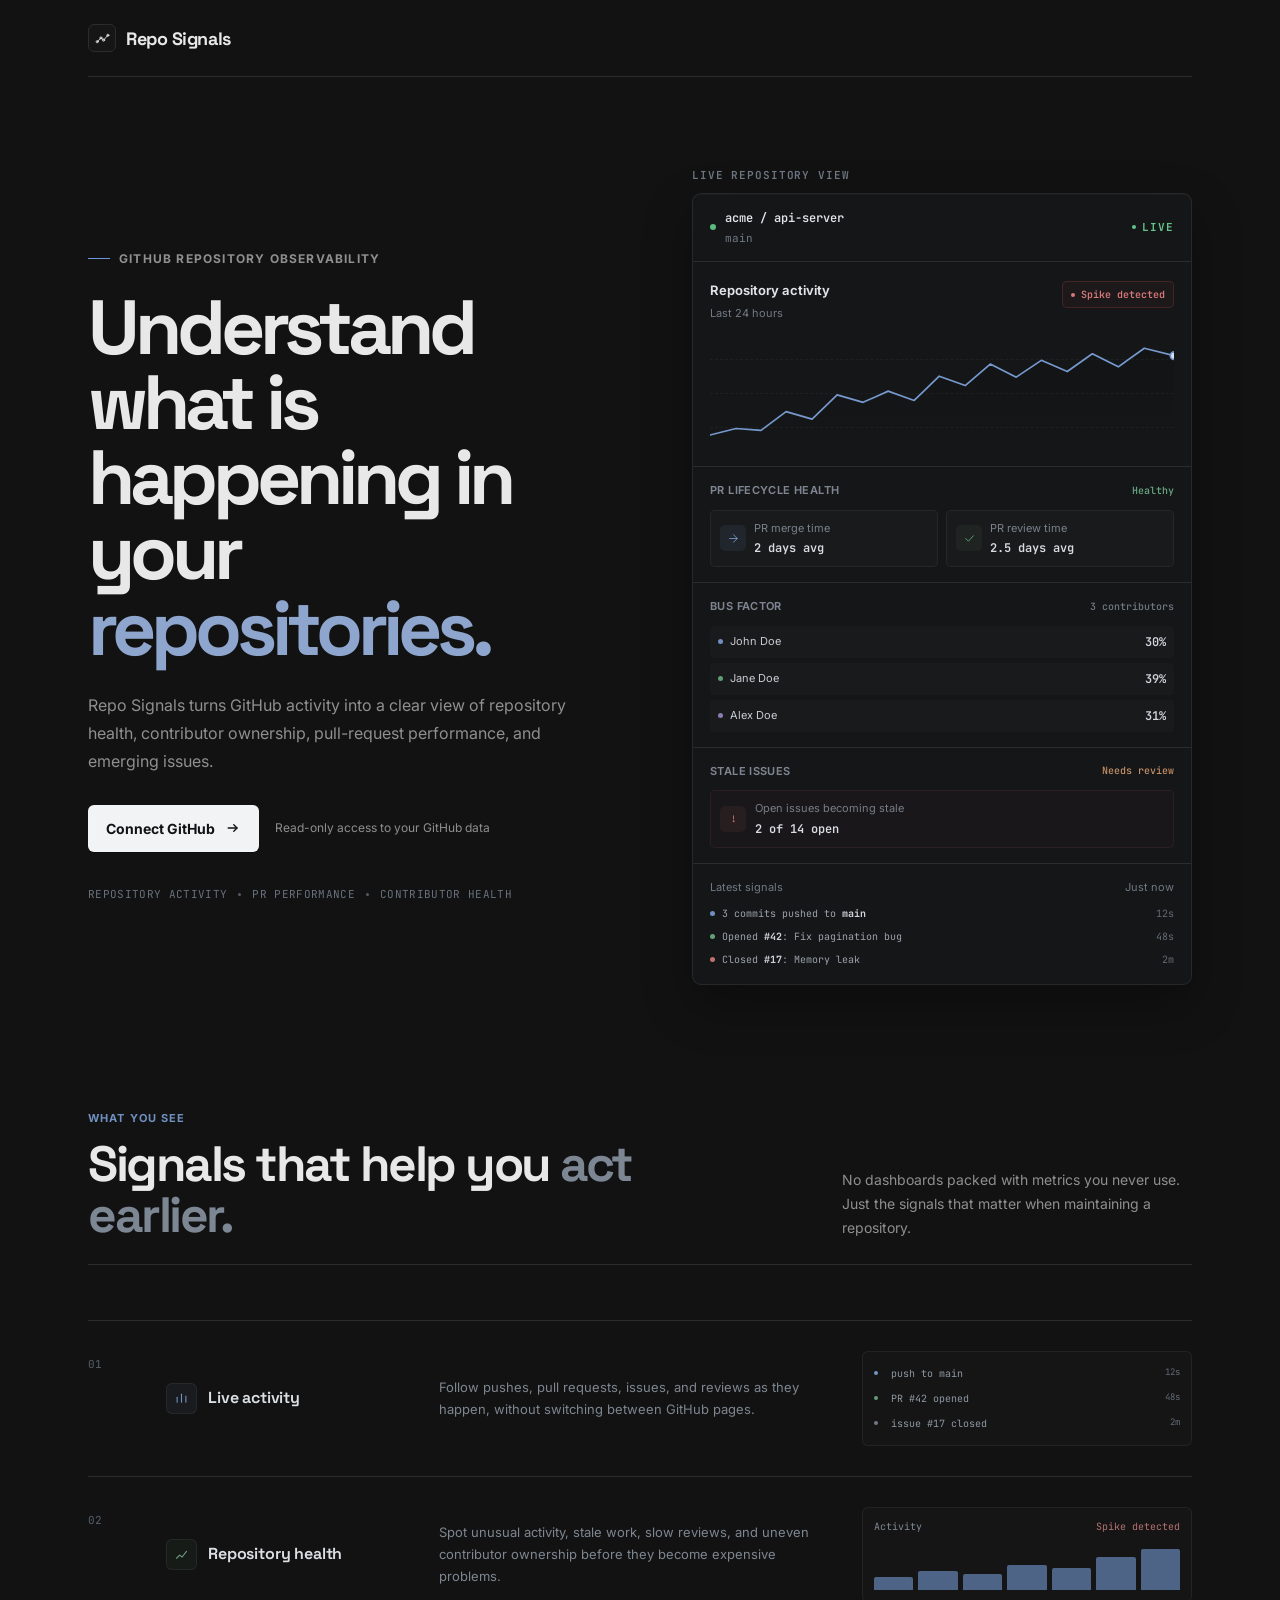
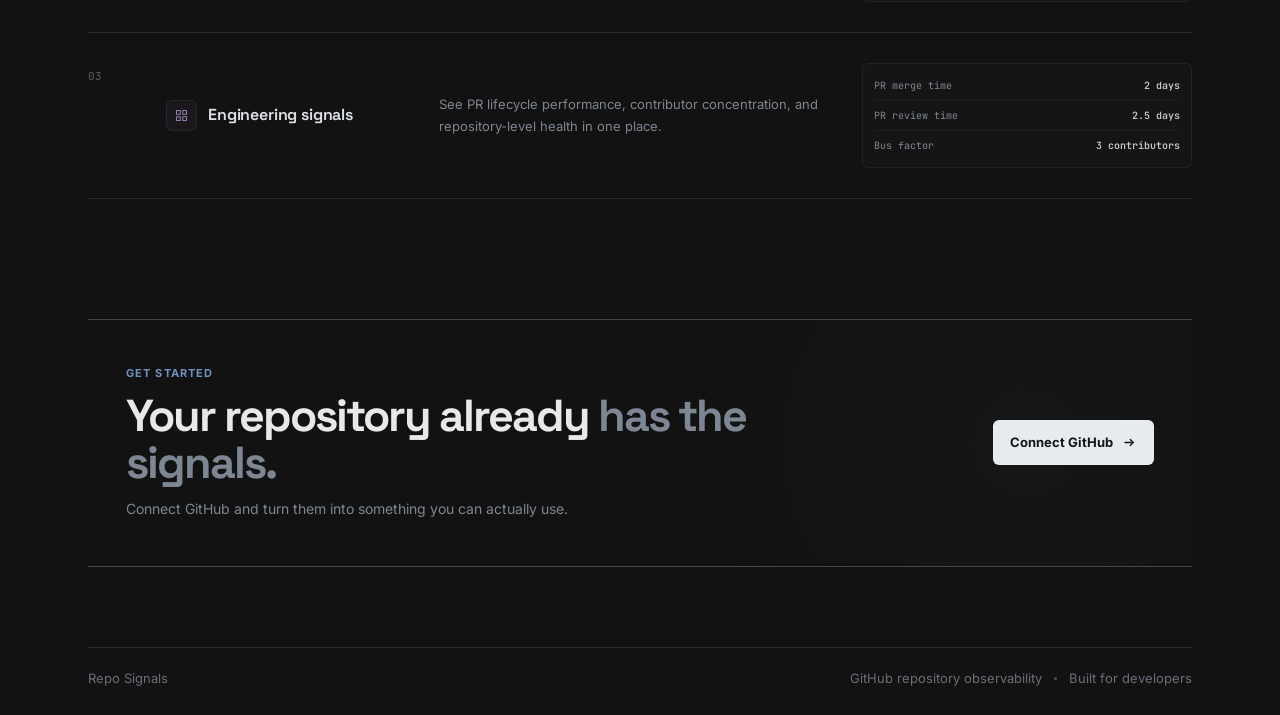
<file: frontend/index.html>
<!DOCTYPE html>
<html lang="en">

<head>

	<meta charset="UTF-8">

	<meta
		name="viewport"
		content="width=device-width, initial-scale=1.0"
	>

	<title>Repo Signals</title>

	<link
		rel="stylesheet"
		href="common.css"
	>

	<link
		rel="stylesheet"
		href="index.css"
	>

</head>


<body>

	<div id="landing-container">


		<!-- =====================================================
		     HEADER
		     ===================================================== -->

		<header class="landing-header">

			<a
				class="landing-brand"
				href="./index.html"
				aria-label="Repo Signals home"
			>

				<span
					class="brand-mark"
					aria-hidden="true"
				>

					<svg viewBox="0 0 32 32">

						<path d="M6 22L13 15L18 19L26 10"></path>

						<circle
							cx="6"
							cy="22"
							r="2"
						></circle>

						<circle
							cx="13"
							cy="15"
							r="2"
						></circle>

						<circle
							cx="18"
							cy="19"
							r="2"
						></circle>

						<circle
							cx="26"
							cy="10"
							r="2"
						></circle>

					</svg>

				</span>

				<span class="landing-wordmark">
					Repo Signals
				</span>

			</a>

		</header>



		<main>


			<!-- =====================================================
			     HERO
			     ===================================================== -->

			<section class="hero">


				<div class="hero-content">


					<div class="hero-eyebrow">

						<span class="eyebrow-line"></span>

						GITHUB REPOSITORY OBSERVABILITY

					</div>


					<h1 class="hero-headline">

						Understand what is
						happening in your

						<span>
							repositories.
						</span>

					</h1>


					<p class="hero-subhead">

						Repo Signals turns GitHub activity into a clear view
						of repository health, contributor ownership,
						pull-request performance, and emerging issues.

					</p>


					<div class="hero-actions">

						<a
							href="./login.html"
							id="get-started-button"
						>

							<span>
								Connect GitHub
							</span>

							<svg
								class="button-arrow"
								viewBox="0 0 20 20"
								aria-hidden="true"
							>

								<path d="M4 10H15"></path>

								<path d="M11 6L15 10L11 14"></path>

							</svg>

						</a>


						<span class="hero-note">
							Read-only access to your GitHub data
						</span>

					</div>


					<div class="hero-meta">

						<span>
							Repository activity
						</span>

						<span class="meta-divider"></span>

						<span>
							PR performance
						</span>

						<span class="meta-divider"></span>

						<span>
							Contributor health
						</span>

					</div>


				</div>



				<!-- =================================================
				     PRODUCT PREVIEW
				     ================================================= -->

				<div class="hero-preview-wrap">


					<div class="preview-label">
						LIVE REPOSITORY VIEW
					</div>


					<div class="hero-preview card">


						<!-- Repository header -->

						<div class="preview-topbar">

							<div class="preview-repo">

								<span class="repo-status-dot"></span>

								<div>

									<span class="preview-repo-name">
										acme / api-server
									</span>

									<span class="preview-branch">
										main
									</span>

								</div>

							</div>


							<span class="preview-live-label">

								<span class="preview-live-dot"></span>

								LIVE

							</span>

						</div>



						<!-- Repository activity -->

						<div class="preview-chart">

							<div class="preview-chart-header">

								<div>

									<span class="chart-title">
										Repository activity
									</span>

									<span class="chart-subtitle">
										Last 24 hours
									</span>

								</div>


								<span class="chart-alert">

									<span class="chart-alert-dot"></span>

									Spike detected

								</span>

							</div>


							<div class="activity-chart">

								<div class="chart-grid-line"></div>
								<div class="chart-grid-line"></div>
								<div class="chart-grid-line"></div>


								<svg
									viewBox="0 0 500 120"
									preserveAspectRatio="none"
									aria-hidden="true"
								>

									<defs>

										<linearGradient
											id="activity-fill"
											x1="0"
											y1="0"
											x2="0"
											y2="1"
										>

											<stop
												offset="0%"
												stop-opacity="0.12"
											></stop>

											<stop
												offset="100%"
												stop-opacity="0"
											></stop>

										</linearGradient>

									</defs>


									<path
										class="chart-area"
										d="M0,105 L28,98 L55,100 L82,80 L110,88 L137,62 L165,70 L192,58 L220,68 L247,42 L275,52 L302,29 L330,43 L357,25 L385,37 L412,18 L440,32 L468,12 L500,20 L500,120 L0,120 Z"
									></path>


									<path
										class="chart-line"
										d="M0,105 L28,98 L55,100 L82,80 L110,88 L137,62 L165,70 L192,58 L220,68 L247,42 L275,52 L302,29 L330,43 L357,25 L385,37 L412,18 L440,32 L468,12 L500,20"
									></path>


									<circle
										class="chart-endpoint"
										cx="500"
										cy="20"
										r="4"
									></circle>

								</svg>

							</div>

						</div>



						<!-- PR lifecycle -->

						<div class="preview-section">

							<div class="preview-section-header">

								<span>
									PR lifecycle health
								</span>

								<span class="section-status status-good">
									Healthy
								</span>

							</div>


							<div class="lifecycle-grid">


								<div class="lifecycle-item">

									<div class="metric-icon blue-icon">

										<svg viewBox="0 0 24 24">

											<path d="M5 12H19"></path>

											<path
												d="M12 5L19 12L12 19"
											></path>

										</svg>

									</div>


									<div class="metric-copy">

										<span>
											PR merge time
										</span>

										<strong>
											2 days avg
										</strong>

									</div>

								</div>


								<div class="lifecycle-item">

									<div class="metric-icon green-icon">

										<svg viewBox="0 0 24 24">

											<path d="M5 12L10 17L19 7"></path>

										</svg>

									</div>


									<div class="metric-copy">

										<span>
											PR review time
										</span>

										<strong>
											2.5 days avg
										</strong>

									</div>

								</div>


							</div>

						</div>



						<!-- Bus factor -->

						<div class="preview-section">

							<div class="preview-section-header">

								<span>
									Bus factor
								</span>

								<span class="section-status">
									3 contributors
								</span>

							</div>


							<div class="ownership-list">


								<div class="ownership-row">

									<div class="ownership-person">

										<span class="person-dot dot-blue"></span>

										<span>
											John Doe
										</span>

									</div>

									<span class="ownership-value">
										30%
									</span>

								</div>


								<div class="ownership-row">

									<div class="ownership-person">

										<span class="person-dot dot-green"></span>

										<span>
											Jane Doe
										</span>

									</div>

									<span class="ownership-value">
										39%
									</span>

								</div>


								<div class="ownership-row">

									<div class="ownership-person">

										<span class="person-dot dot-purple"></span>

										<span>
											Alex Doe
										</span>

									</div>

									<span class="ownership-value">
										31%
									</span>

								</div>


							</div>

						</div>



						<!-- Stale issues -->

						<div class="preview-section stale-section">

							<div class="preview-section-header">

								<span>
									Stale issues
								</span>

								<span class="section-status status-warning">
									Needs review
								</span>

							</div>


							<div class="stale-issue-row">

								<div class="metric-icon red-icon">

									<svg viewBox="0 0 24 24">

										<path d="M12 7V13"></path>

										<circle
											cx="12"
											cy="17"
											r="1"
										></circle>

									</svg>

								</div>


								<div class="metric-copy">

									<span>
										Open issues becoming stale
									</span>

									<strong>
										2 of 14 open
									</strong>

								</div>

							</div>

						</div>



						<!-- Latest signals -->

						<div class="preview-feed">

							<div class="preview-feed-header">

								<span>
									Latest signals
								</span>

								<span>
									Just now
								</span>

							</div>


							<div class="preview-feed-line">

								<span
									class="preview-signal-dot signal-blue"
								></span>

								<span class="feed-message">

									3 commits pushed to
									<strong>main</strong>

								</span>

								<span class="feed-time">
									12s
								</span>

							</div>


							<div class="preview-feed-line">

								<span
									class="preview-signal-dot signal-green"
								></span>

								<span class="feed-message">

									Opened
									<strong>#42</strong>:
									Fix pagination bug

								</span>

								<span class="feed-time">
									48s
								</span>

							</div>


							<div class="preview-feed-line">

								<span
									class="preview-signal-dot signal-red"
								></span>

								<span class="feed-message">

									Closed
									<strong>#17</strong>:
									Memory leak

								</span>

								<span class="feed-time">
									2m
								</span>

							</div>

						</div>


					</div>


				</div>

			</section>



			<!-- =====================================================
			     PRODUCT FEATURES
			     ===================================================== -->

			<section class="feature-section">


				<div class="section-intro">

					<div>

						<span class="section-eyebrow">
							WHAT YOU SEE
						</span>

						<h2>
							Signals that help you
							<span>act earlier.</span>
						</h2>

					</div>


					<p>

						No dashboards packed with metrics you never use.
						Just the signals that matter when maintaining
						a repository.

					</p>

				</div>



				<div class="feature-list">


					<!-- Feature 01 -->

					<article class="feature-row">

						<div class="feature-number">
							01
						</div>


						<div class="feature-title">

							<div class="feature-icon feature-blue">

								<svg viewBox="0 0 24 24">

									<path d="M5 18V10"></path>
									<path d="M12 18V5"></path>
									<path d="M19 18V8"></path>

								</svg>

							</div>

							<h3>
								Live activity
							</h3>

						</div>


						<p class="feature-description">

							Follow pushes, pull requests, issues, and reviews
							as they happen, without switching between GitHub
							pages.

						</p>


						<div class="feature-demo activity-demo">

							<div class="demo-line">
								<span class="demo-dot blue-demo-dot"></span>
								<span>push to main</span>
								<small>12s</small>
							</div>

							<div class="demo-line">
								<span class="demo-dot green-demo-dot"></span>
								<span>PR #42 opened</span>
								<small>48s</small>
							</div>

							<div class="demo-line">
								<span class="demo-dot gray-demo-dot"></span>
								<span>issue #17 closed</span>
								<small>2m</small>
							</div>

						</div>

					</article>



					<!-- Feature 02 -->

					<article class="feature-row">

						<div class="feature-number">
							02
						</div>


						<div class="feature-title">

							<div class="feature-icon feature-green">

								<svg viewBox="0 0 24 24">

									<path
										d="M4 18L9 13L13 16L20 7"
									></path>

								</svg>

							</div>

							<h3>
								Repository health
							</h3>

						</div>


						<p class="feature-description">

							Spot unusual activity, stale work, slow reviews,
							and uneven contributor ownership before they
							become expensive problems.

						</p>


						<div class="feature-demo health-demo">

							<div class="health-demo-header">

								<span>
									Activity
								</span>

								<span class="health-demo-alert">
									Spike detected
								</span>

							</div>


							<div class="health-bars">

								<span style="height: 28%"></span>
								<span style="height: 42%"></span>
								<span style="height: 35%"></span>
								<span style="height: 54%"></span>
								<span style="height: 48%"></span>
								<span style="height: 72%"></span>
								<span style="height: 91%"></span>

							</div>

						</div>

					</article>



					<!-- Feature 03 -->

					<article class="feature-row">

						<div class="feature-number">
							03
						</div>


						<div class="feature-title">

							<div class="feature-icon feature-purple">

								<svg viewBox="0 0 24 24">

									<rect
										x="4"
										y="4"
										width="6"
										height="6"
									></rect>

									<rect
										x="14"
										y="4"
										width="6"
										height="6"
									></rect>

									<rect
										x="4"
										y="14"
										width="6"
										height="6"
									></rect>

									<rect
										x="14"
										y="14"
										width="6"
										height="6"
									></rect>

								</svg>

							</div>

							<h3>
								Engineering signals
							</h3>

						</div>


						<p class="feature-description">

							See PR lifecycle performance, contributor
							concentration, and repository-level health
							in one place.

						</p>


						<div class="feature-demo signal-demo">

							<div class="signal-demo-row">

								<span>
									PR merge time
								</span>

								<strong>
									2 days
								</strong>

							</div>


							<div class="signal-demo-row">

								<span>
									PR review time
								</span>

								<strong>
									2.5 days
								</strong>

							</div>


							<div class="signal-demo-row">

								<span>
									Bus factor
								</span>

								<strong>
									3 contributors
								</strong>

							</div>

						</div>

					</article>


				</div>

			</section>



			<!-- =====================================================
			     BOTTOM CTA
			     ===================================================== -->

			<section class="bottom-cta">

				<div class="bottom-cta-copy">

					<span class="section-eyebrow">
						GET STARTED
					</span>


					<h2>

						Your repository already
						<span>
							has the signals.
						</span>

					</h2>


					<p>

						Connect GitHub and turn them into something
						you can actually use.

					</p>

				</div>


				<a
					href="./login.html"
					class="secondary-cta"
				>

					Connect GitHub

					<svg
						viewBox="0 0 20 20"
						aria-hidden="true"
					>

						<path d="M4 10H15"></path>

						<path d="M11 6L15 10L11 14"></path>

					</svg>

				</a>

			</section>

		</main>



		<footer class="landing-footer">

			<span>
				Repo Signals
			</span>


			<div class="footer-right">

				<span>
					GitHub repository observability
				</span>

				<span class="footer-divider"></span>

				<span>
					Built for developers
				</span>

			</div>

		</footer>


	</div>


	<script
		type="module"
		src="index.js"
	></script>

</body>

</html>
</file>
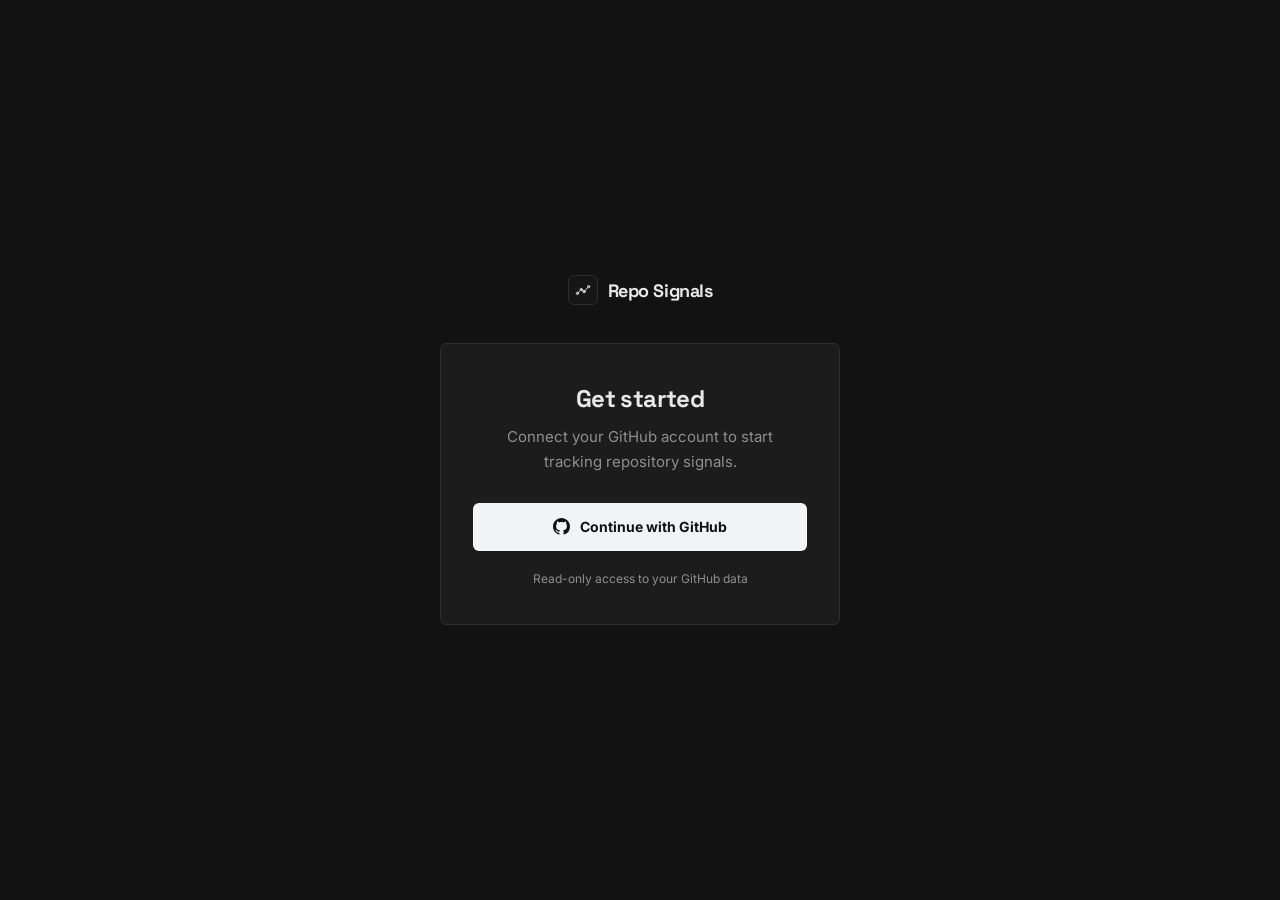
<file: frontend/login.html>
<!DOCTYPE html>
<html lang="en">
<head>
	<meta charset="UTF-8">
	<meta name="viewport" content="width=device-width, initial-scale=1.0">
	<title>Get Started — Repo Signals</title>
	<link rel="stylesheet" href="common.css">
	<link rel="stylesheet" href="login.css">
</head>
<body>

	<div id="login-container">

		<a class="login-brand" href="./index.html" aria-label="Repo Signals home">
			<span class="brand-mark" aria-hidden="true">
				<svg viewBox="0 0 32 32">
					<path d="M6 22L13 15L18 19L26 10"></path>
					<circle cx="6" cy="22" r="2"></circle>
					<circle cx="13" cy="15" r="2"></circle>
					<circle cx="18" cy="19" r="2"></circle>
					<circle cx="26" cy="10" r="2"></circle>
				</svg>
			</span>
			<span class="login-wordmark">Repo Signals</span>
		</a>

		<div class="login-card card">
			<h1>Get started</h1>
			<p class="login-subhead">Connect your GitHub account to start tracking repository signals.</p>

			<a href="#" id="github-login-button">
				<svg class="github-icon" viewBox="0 0 16 16" aria-hidden="true">
					<path d="M8 0C3.58 0 0 3.58 0 8c0 3.54 2.29 6.53 5.47 7.59.4.07.55-.17.55-.38 0-.19-.01-.82-.01-1.49-2.01.37-2.53-.49-2.69-.94-.09-.23-.48-.94-.82-1.13-.28-.15-.68-.52-.01-.53.63-.01 1.08.58 1.23.82.72 1.21 1.87.87 2.33.66.07-.52.28-.87.51-1.07-1.78-.2-3.64-.89-3.64-3.95 0-.87.31-1.59.82-2.15-.08-.2-.36-1.02.08-2.12 0 0 .67-.21 2.2.82.64-.18 1.32-.27 2-.27.68 0 1.36.09 2 .27 1.53-1.04 2.2-.82 2.2-.82.44 1.1.16 1.92.08 2.12.51.56.82 1.27.82 2.15 0 3.07-1.87 3.75-3.65 3.95.29.25.54.73.54 1.48 0 1.07-.01 1.93-.01 2.2 0 .21.15.46.55.38A8.01 8.01 0 0 0 16 8c0-4.42-3.58-8-8-8Z"></path>
				</svg>
				<span class="button-label">Continue with GitHub</span>
				<span class="button-spinner"></span>
			</a>

			<p class="login-note">Read-only access to your GitHub data</p>
		</div>

	</div>

	<script type="module" src="login.js"></script>
</body>
</html>
</file>
<file: frontend/common.css>
@import url('https://fonts.googleapis.com/css2?family=Space+Grotesk:wght@600;700&family=Inter:wght@400;500;600;700&family=JetBrains+Mono:wght@400;500&display=swap');


:root {
	--color-bg: #121212;
	--color-surface: #1c1c1c;
	--color-border: #2c2c2c;

	--color-text-primary: #e8e8e8;
	--color-text-secondary: #b0b0b0;
	--color-text-muted: #8f8f8f;

	--color-accent: #4f8ff7;
	--color-accent-hover: #3d7ce0;

	--color-success: #3fb950;
	--color-warning: #e5534b;


	/* -------------------------------------------------- */
	/* Typography Scale */
	/* -------------------------------------------------- */

	--font-size-xs: 0.75rem;       /* 12px */
	--font-size-sm: 0.8125rem;     /* 13px */
	--font-size-md: 0.875rem;      /* 14px */
	--font-size-base: 1rem;        /* 16px */
	--font-size-lg: 1.125rem;      /* 18px */
	--font-size-xl: 1.25rem;       /* 20px */
	--font-size-2xl: 1.5rem;       /* 24px */
	--font-size-3xl: 1.875rem;     /* 30px */


	/* -------------------------------------------------- */
	/* Line Heights */
	/* -------------------------------------------------- */

	--line-height-tight: 1.25;
	--line-height-normal: 1.5;
	--line-height-relaxed: 1.65;
}


/* -------------------------------------------------- */
/* Reset */
/* -------------------------------------------------- */

* {
	box-sizing: border-box;
	margin: 0;
	padding: 0;
}


html {
	font-size: 16px;
}


body {
	background-color: var(--color-bg);
	color: var(--color-text-primary);

	font-family: 'Inter', Arial, sans-serif;
	font-size: var(--font-size-base);
	line-height: var(--line-height-normal);

	min-height: 100vh;

	-webkit-font-smoothing: antialiased;
	-moz-osx-font-smoothing: grayscale;
}


/* -------------------------------------------------- */
/* Typography */
/* -------------------------------------------------- */

h1 {
	margin-bottom: 16px;

	color: var(--color-text-primary);

	font-family: 'Space Grotesk', Arial, sans-serif;
	font-size: var(--font-size-3xl);
	font-weight: 700;
	line-height: var(--line-height-tight);
	letter-spacing: -0.025em;
}


h2 {
	margin-bottom: 12px;

	color: var(--color-text-primary);

	font-family: 'Space Grotesk', Arial, sans-serif;
	font-size: var(--font-size-2xl);
	font-weight: 700;
	line-height: var(--line-height-tight);
	letter-spacing: -0.02em;
}


h3 {
	margin-bottom: 8px;

	color: var(--color-text-primary);

	font-family: 'Space Grotesk', Arial, sans-serif;
	font-size: var(--font-size-lg);
	font-weight: 600;
	line-height: 1.35;
	letter-spacing: -0.01em;
}


p {
	color: var(--color-text-primary);
}


.text-muted {
	color: var(--color-text-muted);
}


/* -------------------------------------------------- */
/* Links */
/* -------------------------------------------------- */

a {
	color: var(--color-accent);
	text-decoration: none;
}


a:hover {
	text-decoration: underline;
}


a:focus-visible {
	outline-width: 2px;
	outline-style: solid;
	outline-color: var(--color-accent);
	outline-offset: 2px;
}


/* -------------------------------------------------- */
/* Buttons */
/* -------------------------------------------------- */

button {
	background-color: var(--color-accent);
	color: #101214;

	font-family: 'Inter', Arial, sans-serif;
	font-size: var(--font-size-md);
	font-weight: 600;
	line-height: 1.4;

	border-width: 0;
	border-style: none;
	border-radius: 4px;

	padding-top: 10px;
	padding-bottom: 10px;
	padding-left: 16px;
	padding-right: 16px;

	cursor: pointer;

	transition-property:
		transform,
		background-color;

	transition-duration: 0.15s;
	transition-timing-function: ease-out;
}


button:hover {
	background-color: var(--color-accent-hover);

	transform: translateY(-1px);
}


button:focus-visible {
	outline-width: 2px;
	outline-style: solid;
	outline-color: var(--color-text-primary);
	outline-offset: 2px;
}


button:disabled {
	background-color: var(--color-border);
	color: var(--color-text-muted);

	cursor: not-allowed;
}


/* -------------------------------------------------- */
/* Shared Layout */
/* -------------------------------------------------- */

.container {
	max-width: 1100px;

	margin-left: auto;
	margin-right: auto;

	padding-left: 24px;
	padding-right: 24px;
	padding-top: 32px;
	padding-bottom: 32px;
}


.card {
	background-color: var(--color-surface);

	border-width: 1px;
	border-style: solid;
	border-color: var(--color-border);
	border-radius: 6px;

	padding-top: 20px;
	padding-bottom: 20px;
	padding-left: 20px;
	padding-right: 20px;

	transition-property:
		transform,
		box-shadow,
		border-color;

	transition-duration: 0.2s;
	transition-timing-function: ease-out;
}


.card:hover {
	transform: translateY(-2px);

	border-color: var(--color-accent);

	box-shadow:
		0px 8px 24px rgba(79, 143, 247, 0.15);
}


/* -------------------------------------------------- */
/* Status */
/* -------------------------------------------------- */

.status-good {
	color: var(--color-success);
}


.status-bad {
	color: var(--color-warning);
}
</file>
<file: frontend/index.css>
/* =========================================================
   PAGE
   ========================================================= */

#landing-container {
	position: relative;
	z-index: 1;

	max-width: 1160px;

	margin-left: auto;
	margin-right: auto;

	padding-left: 28px;
	padding-right: 28px;
}


/* =========================================================
   HEADER
   ========================================================= */

.landing-header {
	display: flex;

	align-items: center;
	justify-content: space-between;

	padding-top: 24px;
	padding-bottom: 24px;

	border-bottom: 1px solid var(--color-border);
}


.landing-brand {
	display: inline-flex;

	align-items: center;

	gap: 10px;

	color: var(--color-text-primary);

	text-decoration: none;
}


.landing-brand:hover {
	text-decoration: none;
}


.brand-mark {
	display: flex;

	width: 28px;
	height: 28px;

	align-items: center;
	justify-content: center;

	border: 1px solid var(--color-border);

	border-radius: 6px;

	background: rgba(255, 255, 255, 0.02);
}


.brand-mark svg {
	width: 17px;
	height: 17px;

	fill: none;

	stroke: var(--color-text-primary);

	stroke-width: 1.7;

	stroke-linecap: round;
	stroke-linejoin: round;
}


.landing-wordmark {
	font-family: 'Space Grotesk', Arial, sans-serif;

	font-size: 1.125rem;

	font-weight: 700;

	letter-spacing: -0.025em;
}


.header-github-link {
	display: inline-flex;

	align-items: center;

	gap: 8px;

	color: var(--color-text-muted);

	font-size: 0.8125rem;

	font-weight: 600;

	text-decoration: none;

	transition:
		color 0.18s ease;
}


.header-github-link:hover {
	color: var(--color-text-primary);

	text-decoration: none;
}


.header-github-link svg {
	width: 15px;
	height: 15px;

	fill: none;

	stroke: currentColor;

	stroke-width: 1.7;

	stroke-linecap: round;
	stroke-linejoin: round;
}


/* =========================================================
   HERO
   ========================================================= */

.hero {
	display: grid;

	grid-template-columns:
		minmax(0, 1fr)
		minmax(420px, 500px);

	align-items: center;

	gap: 90px;

	padding-top: 90px;
	padding-bottom: 125px;
}


.hero-content {
	max-width: 590px;
}


.hero-eyebrow {
	display: flex;

	align-items: center;

	gap: 9px;

	margin-bottom: 22px;

	color: var(--color-text-muted);

	font-size: 0.75rem;

	font-weight: 700;

	letter-spacing: 0.10em;
}


.eyebrow-line {
	width: 22px;
	height: 1px;

	background: #6d97dc;
}


.hero-headline {
	max-width: 680px;

	margin: 0 0 25px;

	color: var(--color-text-primary);

	font-size: clamp(
		3.35rem,
		6vw,
		5.1rem
	);

	font-weight: 700;

	line-height: 0.98;

	letter-spacing: -0.065em;
}


.hero-headline span {
	display: block;

	color: #8ea6cd;
}


.hero-subhead {
	max-width: 520px;

	margin: 0 0 30px;

	color: var(--color-text-muted);

	font-size: 1rem;

	line-height: 1.75;
}


.hero-actions {
	display: flex;

	align-items: center;

	gap: 16px;

	margin-bottom: 34px;
}


#get-started-button {
	display: inline-flex;

	align-items: center;
	justify-content: center;

	gap: 10px;

	padding: 12px 17px;

	border: 1px solid rgba(255, 255, 255, 0.10);

	border-radius: 6px;

	background: #f1f3f5;

	color: #101214;

	font-size: 0.875rem;

	font-weight: 700;

	text-decoration: none;

	box-shadow:
		0 1px 1px rgba(0, 0, 0, 0.25);

	transition:
		background-color 0.18s ease,
		transform 0.18s ease;
}


#get-started-button:hover {
	background: #ffffff;

	transform: translateY(-1px);

	text-decoration: none;
}


#get-started-button:focus-visible {
	outline: 2px solid #87a8dc;

	outline-offset: 3px;
}


.button-arrow {
	width: 16px;
	height: 16px;

	fill: none;

	stroke: currentColor;

	stroke-width: 1.7;

	stroke-linecap: round;
	stroke-linejoin: round;

	transition:
		transform 0.18s ease;
}


#get-started-button:hover .button-arrow,
.secondary-cta:hover svg {
	transform: translateX(3px);
}


.hero-note {
	color: var(--color-text-muted);

	font-size: 0.75rem;
}


.hero-meta {
	display: flex;

	align-items: center;

	flex-wrap: wrap;

	gap: 11px;

	color: #68717d;

	font-family: 'JetBrains Mono', monospace;

	font-size: 0.6875rem;

	text-transform: uppercase;

	letter-spacing: 0.03em;
}


.meta-divider {
	width: 3px;
	height: 3px;

	border-radius: 50%;

	background: #555c66;
}


/* =========================================================
   PRODUCT PREVIEW
   ========================================================= */

.hero-preview-wrap {
	position: relative;
}


.preview-label {
	margin-bottom: 9px;

	color: #6d7682;

	font-family: 'JetBrains Mono', monospace;

	font-size: 0.6875rem;

	font-weight: 600;

	letter-spacing: 0.08em;

	text-transform: uppercase;
}


.hero-preview {
	width: 100%;

	padding: 0 !important;

	overflow: hidden;

	border: 1px solid rgba(255, 255, 255, 0.08) !important;

	border-radius: 9px;

	background:
		#151618 !important;

	box-shadow:
		0 20px 50px rgba(0, 0, 0, 0.30),
		0 1px 0 rgba(255, 255, 255, 0.025) inset;
}


/* =========================================================
   PREVIEW HEADER
   ========================================================= */

.preview-topbar {
	display: flex;

	align-items: center;

	justify-content: space-between;

	padding: 15px 17px;

	border-bottom: 1px solid var(--color-border);
}


.preview-repo {
	display: flex;

	align-items: center;

	gap: 9px;
}


.repo-status-dot {
	width: 6px;
	height: 6px;

	border-radius: 50%;

	background: #59bb7c;
}


.preview-repo-name {
	display: block;

	color: #e1e4e8;

	font-family: 'JetBrains Mono', monospace;

	font-size: 0.75rem;

	font-weight: 600;
}


.preview-branch {
	display: block;

	margin-top: 3px;

	color: #707883;

	font-family: 'JetBrains Mono', monospace;

	font-size: 0.6875rem;
}


.preview-live-label {
	display: inline-flex;

	align-items: center;

	gap: 6px;

	color: #63c388;

	font-family: 'JetBrains Mono', monospace;

	font-size: 0.6875rem;

	font-weight: 700;

	letter-spacing: 0.08em;
}


.preview-live-dot {
	width: 4px;
	height: 4px;

	border-radius: 50%;

	background: #63c388;
}


/* =========================================================
   ACTIVITY CHART
   ========================================================= */

.preview-chart {
	padding: 19px 17px 17px;
}


.preview-chart-header {
	display: flex;

	align-items: flex-start;

	justify-content: space-between;

	gap: 12px;

	margin-bottom: 16px;
}


.chart-title {
	display: block;

	color: #e0e3e7;

	font-size: 0.8125rem;

	font-weight: 650;
}


.chart-subtitle {
	display: block;

	margin-top: 4px;

	color: #727a85;

	font-size: 0.6875rem;
}


.chart-alert {
	display: inline-flex;

	align-items: center;

	gap: 6px;

	padding: 5px 8px;

	border: 1px solid rgba(185, 77, 77, 0.25);

	border-radius: 5px;

	background: rgba(185, 77, 77, 0.055);

	color: #d77a7a;

	font-family: 'JetBrains Mono', monospace;

	font-size: 0.625rem;

	font-weight: 600;

	white-space: nowrap;
}


.chart-alert-dot {
	width: 4px;
	height: 4px;

	border-radius: 50%;

	background: #d77a7a;
}


.activity-chart {
	position: relative;

	height: 112px;
}


.activity-chart svg {
	position: absolute;

	inset: 0;

	width: 100%;
	height: 100%;
}


.chart-grid-line {
	position: absolute;

	left: 0;
	right: 0;

	border-top: 1px dashed rgba(255, 255, 255, 0.045);
}


.chart-grid-line:nth-child(1) {
	top: 20%;
}


.chart-grid-line:nth-child(2) {
	top: 50%;
}


.chart-grid-line:nth-child(3) {
	top: 80%;
}


.chart-area {
	fill: url(#activity-fill);
}


.chart-line {
	fill: none;

	stroke: #7699ce;

	stroke-width: 1.8;

	stroke-linecap: round;

	stroke-linejoin: round;
}


.chart-endpoint {
	fill: #d7e0ef;

	stroke: #6f90c1;

	stroke-width: 1.8;
}


/* =========================================================
   PREVIEW SECTIONS
   ========================================================= */

.preview-section {
	padding: 15px 17px;

	border-top: 1px solid var(--color-border);
}


.preview-section-header {
	display: flex;

	align-items: center;

	justify-content: space-between;

	gap: 12px;

	margin-bottom: 11px;

	color: #7d8590;

	font-size: 0.6875rem;

	font-weight: 650;

	letter-spacing: 0.035em;

	text-transform: uppercase;
}


.section-status {
	color: #707984;

	font-family: 'JetBrains Mono', monospace;

	font-size: 0.625rem;

	font-weight: 500;

	text-transform: none;

	letter-spacing: 0;
}


.status-good {
	color: #69a982;
}


.status-warning {
	color: #c59067;
}


/* =========================================================
   PR LIFECYCLE
   ========================================================= */

.lifecycle-grid {
	display: grid;

	grid-template-columns: 1fr 1fr;

	gap: 8px;
}


.lifecycle-item {
	display: flex;

	align-items: center;

	gap: 8px;

	min-width: 0;

	padding: 9px;

	border: 1px solid rgba(255, 255, 255, 0.055);

	border-radius: 5px;

	background: rgba(255, 255, 255, 0.018);
}


.metric-icon {
	display: flex;

	width: 26px;
	height: 26px;

	align-items: center;

	justify-content: center;

	flex-shrink: 0;

	border-radius: 5px;
}


.metric-icon svg {
	width: 13px;
	height: 13px;

	fill: none;

	stroke: currentColor;

	stroke-width: 1.6;

	stroke-linecap: round;

	stroke-linejoin: round;
}


.blue-icon {
	color: #7699ce;

	background: rgba(118, 153, 206, 0.09);
}


.green-icon {
	color: #69a982;

	background: rgba(105, 169, 130, 0.08);
}


.red-icon {
	color: #c87575;

	background: rgba(200, 117, 117, 0.08);
}


.metric-copy {
	display: flex;

	flex-direction: column;

	gap: 3px;

	min-width: 0;
}


.metric-copy span {
	overflow: hidden;

	color: #79818c;

	font-size: 0.6875rem;

	white-space: nowrap;

	text-overflow: ellipsis;
}


.metric-copy strong {
	color: #d9dde2;

	font-family: 'JetBrains Mono', monospace;

	font-size: 0.75rem;

	font-weight: 600;
}


/* =========================================================
   BUS FACTOR
   ========================================================= */

.ownership-list {
	display: flex;

	flex-direction: column;

	gap: 5px;
}


.ownership-row {
	display: flex;

	align-items: center;

	justify-content: space-between;

	padding: 7px 8px;

	border-radius: 4px;

	background: rgba(255, 255, 255, 0.015);
}


.ownership-person {
	display: flex;

	align-items: center;

	gap: 7px;

	color: #c7ccd2;

	font-size: 0.6875rem;
}


.person-dot {
	width: 5px;
	height: 5px;

	border-radius: 50%;
}


.dot-blue {
	background: #718fbe;
}


.dot-green {
	background: #619c78;
}


.dot-purple {
	background: #8d7bb0;
}


.ownership-value {
	color: #d2d6dc;

	font-family: 'JetBrains Mono', monospace;

	font-size: 0.75rem;

	font-weight: 600;
}


/* =========================================================
   STALE ISSUES
   ========================================================= */

.stale-issue-row {
	display: flex;

	align-items: center;

	gap: 9px;

	padding: 9px;

	border: 1px solid rgba(191, 95, 95, 0.12);

	border-radius: 5px;

	background: rgba(191, 95, 95, 0.025);
}


.stale-issue-row .metric-copy span {
	color: #777e87;
}


/* =========================================================
   LATEST SIGNALS
   ========================================================= */

.preview-feed {
	padding: 15px 17px 17px;

	border-top: 1px solid var(--color-border);
}


.preview-feed-header {
	display: flex;

	align-items: center;

	justify-content: space-between;

	margin-bottom: 11px;

	color: #707984;

	font-size: 0.6875rem;
}


.preview-feed-line {
	display: flex;

	align-items: center;

	gap: 7px;

	margin-bottom: 8px;

	min-width: 0;
}


.preview-feed-line:last-child {
	margin-bottom: 0;
}


.preview-signal-dot {
	width: 5px;
	height: 5px;

	flex-shrink: 0;

	border-radius: 50%;
}


.signal-blue {
	background: #718fbe;
}


.signal-green {
	background: #61a178;
}


.signal-red {
	background: #c16f6f;
}


.feed-message {
	flex: 1;

	min-width: 0;

	overflow: hidden;

	color: #9ca3ad;

	font-family: 'JetBrains Mono', monospace;

	font-size: 0.625rem;

	white-space: nowrap;

	text-overflow: ellipsis;
}


.feed-message strong {
	color: #d0d4d9;
}


.feed-time {
	flex-shrink: 0;

	color: #626a74;

	font-family: 'JetBrains Mono', monospace;

	font-size: 0.625rem;
}


/* =========================================================
   FEATURES
   ========================================================= */

.feature-section {
	padding-bottom: 120px;
}


.section-intro {
	display: grid;

	grid-template-columns: minmax(0, 1fr) 350px;

	gap: 70px;

	align-items: end;

	margin-bottom: 55px;

	padding-bottom: 24px;

	border-bottom: 1px solid var(--color-border);
}


.section-eyebrow {
	display: block;

	margin-bottom: 11px;

	color: #6f90c1;

	font-size: 0.6875rem;

	font-weight: 700;

	letter-spacing: 0.10em;
}


.section-intro h2 {
	max-width: 650px;

	margin: 0;

	color: var(--color-text-primary);

	font-size: clamp(
		2.25rem,
		4vw,
		3.1rem
	);

	font-weight: 680;

	line-height: 1.03;

	letter-spacing: -0.05em;
}


.section-intro h2 span {
	color: #7d8794;
}


.section-intro > p {
	margin: 0;

	color: var(--color-text-muted);

	font-size: 0.875rem;

	line-height: 1.7;
}


/* =========================================================
   FEATURE ROWS
   ========================================================= */

.feature-list {
	display: flex;

	flex-direction: column;
}


.feature-row {
	display: grid;

	grid-template-columns:
		50px
		245px
		minmax(220px, 1fr)
		330px;

	align-items: center;

	gap: 28px;

	padding-top: 30px;

	padding-bottom: 30px;

	border-bottom: 1px solid var(--color-border);

	transition:
		background-color 0.18s ease;
}


.feature-row:first-child {
	border-top: 1px solid var(--color-border);
}


.feature-row:hover {
	background: rgba(255, 255, 255, 0.012);
}


.feature-number {
	align-self: start;

	padding-top: 5px;

	color: #565f6a;

	font-family: 'JetBrains Mono', monospace;

	font-size: 0.6875rem;
}


.feature-title {
	display: flex;

	align-items: center;

	gap: 11px;
}


.feature-title h3 {
	margin: 0;

	color: #dce0e4;

	font-size: 1rem;

	font-weight: 650;
}


.feature-icon {
	display: flex;

	width: 31px;
	height: 31px;

	align-items: center;

	justify-content: center;

	border: 1px solid rgba(255, 255, 255, 0.06);

	border-radius: 6px;
}


.feature-icon svg {
	width: 15px;
	height: 15px;

	fill: none;

	stroke: currentColor;

	stroke-width: 1.7;

	stroke-linecap: round;

	stroke-linejoin: round;
}


.feature-blue {
	color: #7595c2;

	background: rgba(117, 149, 194, 0.075);
}


.feature-green {
	color: #6b9d7d;

	background: rgba(107, 157, 125, 0.065);
}


.feature-purple {
	color: #927eb0;

	background: rgba(146, 126, 176, 0.065);
}


.feature-description {
	max-width: 400px;

	margin: 0;

	color: #7d8691;

	font-size: 0.8125rem;

	line-height: 1.7;
}


/* =========================================================
   FEATURE DEMOS
   ========================================================= */

.feature-demo {
	min-width: 0;

	border: 1px solid rgba(255, 255, 255, 0.06);

	border-radius: 6px;

	background: rgba(255, 255, 255, 0.015);
}


/* Activity */

.activity-demo {
	padding: 9px 11px;
}


.demo-line {
	display: grid;

	grid-template-columns: 10px 1fr auto;

	align-items: center;

	gap: 7px;

	padding: 5px 0;

	color: #8f98a3;

	font-family: 'JetBrains Mono', monospace;

	font-size: 0.625rem;
}


.demo-line small {
	color: #626a74;

	font-size: 0.5625rem;
}


.demo-dot {
	width: 4px;
	height: 4px;

	border-radius: 50%;
}


.blue-demo-dot {
	background: #7595c2;
}


.green-demo-dot {
	background: #6a9c7c;
}


.gray-demo-dot {
	background: #727984;
}


/* Health */

.health-demo {
	padding: 11px;
}


.health-demo-header {
	display: flex;

	align-items: center;

	justify-content: space-between;

	margin-bottom: 11px;

	color: #808893;

	font-family: 'JetBrains Mono', monospace;

	font-size: 0.625rem;
}


.health-demo-alert {
	color: #b77373;
}


.health-bars {
	display: flex;

	height: 45px;

	align-items: flex-end;

	gap: 5px;
}


.health-bars span {
	flex: 1;

	min-width: 4px;

	border-radius: 2px 2px 0 0;

	background: #617fae;

	opacity: 0.75;
}


/* Signals */

.signal-demo {
	padding: 7px 11px;
}


.signal-demo-row {
	display: flex;

	align-items: center;

	justify-content: space-between;

	padding: 7px 0;

	border-bottom: 1px solid rgba(255, 255, 255, 0.045);

	color: #808893;

	font-family: 'JetBrains Mono', monospace;

	font-size: 0.625rem;
}


.signal-demo-row:last-child {
	border-bottom: 0;
}


.signal-demo-row strong {
	color: #c5cad0;

	font-weight: 600;
}


/* =========================================================
   BOTTOM CTA
   ========================================================= */

.bottom-cta {
	display: flex;

	align-items: center;

	justify-content: space-between;

	gap: 50px;

	margin-bottom: 80px;

	padding: 45px 38px;

	border-top: 1px solid #41464d;

	border-bottom: 1px solid #41464d;

	background:
		radial-gradient(
			circle at 85% 50%,
			rgba(99, 131, 180, 0.035),
			transparent 35%
		);
}


.bottom-cta-copy {
	max-width: 650px;
}


.bottom-cta h2 {
	margin: 0 0 12px;

	color: var(--color-text-primary);

	font-size: clamp(
		2rem,
		4vw,
		2.8rem
	);

	font-weight: 680;

	line-height: 1.05;

	letter-spacing: -0.045em;
}


.bottom-cta h2 span {
	color: #7d8794;
}


.bottom-cta p {
	margin: 0;

	color: #7d8691;

	font-size: 0.875rem;

	line-height: 1.6;
}


.secondary-cta {
	display: inline-flex;

	align-items: center;

	gap: 9px;

	flex-shrink: 0;

	padding: 12px 16px;

	border: 1px solid rgba(255, 255, 255, 0.08);

	border-radius: 6px;

	background: #e8ebee;

	color: #121417;

	font-size: 0.8125rem;

	font-weight: 700;

	text-decoration: none;

	transition:
		background-color 0.18s ease,
		transform 0.18s ease;
}


.secondary-cta:hover {
	background: #ffffff;

	transform: translateY(-1px);

	text-decoration: none;
}


.secondary-cta svg {
	width: 15px;
	height: 15px;

	fill: none;

	stroke: currentColor;

	stroke-width: 1.7;

	stroke-linecap: round;

	stroke-linejoin: round;

	transition:
		transform 0.18s ease;
}


/* =========================================================
   FOOTER
   ========================================================= */

.landing-footer {
	display: flex;

	align-items: center;

	justify-content: space-between;

	padding-top: 21px;

	padding-bottom: 27px;

	border-top: 1px solid var(--color-border);

	color: #686f79;

	font-size: 0.8125rem;
}


.footer-right {
	display: flex;

	align-items: center;

	gap: 12px;
}


.footer-divider {
	width: 3px;
	height: 3px;

	border-radius: 50%;

	background: #4b525b;
}


/* =========================================================
   ANIMATIONS
   ========================================================= */

@keyframes fade-slide-up {

	from {
		opacity: 0;

		transform: translateY(14px);
	}

	to {
		opacity: 1;

		transform: translateY(0);
	}

}


.hero-content {
	animation:
		fade-slide-up 0.55s ease-out both;
}


.hero-preview-wrap {
	animation:
		fade-slide-up 0.55s 0.08s ease-out both;
}


.feature-row:nth-child(1) {
	animation:
		fade-slide-up 0.5s 0.18s ease-out both;
}


.feature-row:nth-child(2) {
	animation:
		fade-slide-up 0.5s 0.26s ease-out both;
}


.feature-row:nth-child(3) {
	animation:
		fade-slide-up 0.5s 0.34s ease-out both;
}


/* =========================================================
   RESPONSIVE
   ========================================================= */

@media (max-width: 1050px) {

	.hero {
		grid-template-columns:
			minmax(0, 1fr)
			minmax(380px, 450px);

		gap: 55px;
	}


	.feature-row {
		grid-template-columns:
			40px
			220px
			minmax(200px, 1fr)
			280px;

		gap: 20px;
	}

}


@media (max-width: 850px) {

	.hero {
		grid-template-columns: 1fr;

		gap: 55px;

		padding-top: 65px;
	}


	.hero-content {
		max-width: 700px;
	}


	.hero-preview-wrap {
		width: min(
			100%,
			540px
		);
	}


	.section-intro {
		grid-template-columns: 1fr;

		gap: 20px;
	}


	.feature-row {
		grid-template-columns:
			35px
			1fr;

		gap: 15px;

		padding-top: 25px;
		padding-bottom: 25px;
	}


	.feature-title {
		grid-column: 2;
	}


	.feature-description {
		grid-column: 2;

		max-width: 560px;
	}


	.feature-demo {
		grid-column: 2;

		max-width: 520px;
	}

}


@media (max-width: 600px) {

	#landing-container {
		padding-left: 18px;
		padding-right: 18px;
	}


	.landing-header {
		padding-top: 18px;
		padding-bottom: 18px;
	}


	.header-github-link {
		font-size: 0.75rem;
	}


	.hero {
		padding-top: 50px;
		padding-bottom: 85px;
	}


	.hero-headline {
		font-size: clamp(
			2.7rem,
			13vw,
			4rem
		);

		letter-spacing: -0.06em;
	}


	.hero-subhead {
		font-size: 0.9375rem;
	}


	.hero-actions {
		flex-direction: column;

		align-items: flex-start;

		gap: 10px;
	}


	.hero-meta {
		line-height: 1.8;
	}


	.preview-chart-header {
		flex-direction: column;

		gap: 10px;
	}


	.chart-alert {
		align-self: flex-start;
	}


	.lifecycle-grid {
		grid-template-columns: 1fr;
	}


	.section-intro {
		margin-bottom: 35px;
	}


	.section-intro h2 {
		font-size: 2.1rem;
	}


	.feature-row {
		grid-template-columns:
			30px
			1fr;

		gap: 13px;
	}


	.feature-demo {
		width: 100%;
	}


	.bottom-cta {
		flex-direction: column;

		align-items: flex-start;

		padding: 35px 24px;
	}


	.landing-footer {
		flex-direction: column;

		align-items: flex-start;

		gap: 11px;
	}


	.footer-right {
		flex-wrap: wrap;
	}

}


@media (prefers-reduced-motion: reduce) {

	*,
	*::before,
	*::after {
		animation-duration: 0.01ms !important;

		animation-iteration-count: 1 !important;

		transition-duration: 0.01ms !important;
	}

}
</file>
<file: frontend/login.css>
/* -------------------------------------------------- */
/* Login Layout */
/* -------------------------------------------------- */

#login-container {
	display: flex;
	flex-direction: column;
	align-items: center;
	justify-content: center;

	min-height: 100vh;

	padding-left: 24px;
	padding-right: 24px;
}


/* -------------------------------------------------- */
/* Brand */
/* -------------------------------------------------- */

.login-brand {
	display: inline-flex;
	align-items: center;

	gap: 10px;

	margin-bottom: 38px;

	color: var(--color-text-primary);

	text-decoration: none;
}


.login-brand:hover {
	text-decoration: none;
}


.brand-mark {
	display: flex;

	width: 30px;
	height: 30px;

	align-items: center;
	justify-content: center;

	border-width: 1px;
	border-style: solid;
	border-color: var(--color-border);

	border-radius: 6px;

	background-color: rgba(255, 255, 255, 0.02);
}


.brand-mark svg {
	width: 18px;
	height: 18px;

	fill: none;

	stroke: var(--color-text-primary);

	stroke-width: 1.7;

	stroke-linecap: round;
	stroke-linejoin: round;
}


.login-wordmark {
	font-family: 'Space Grotesk', Arial, sans-serif;

	font-size: 1.125rem;
	font-weight: 700;

	line-height: 1.3;

	letter-spacing: -0.025em;
}


/* -------------------------------------------------- */
/* Login Card */
/* -------------------------------------------------- */

.login-card {
	width: 100%;
	max-width: 400px;

	padding-top: 40px;
	padding-bottom: 36px;

	padding-left: 32px;
	padding-right: 32px;

	text-align: center;
}


.login-card h1 {
	margin-bottom: 11px;

	font-size: 1.5rem;
	line-height: 1.25;
}


.login-subhead {
	max-width: 320px;

	margin-left: auto;
	margin-right: auto;
	margin-bottom: 28px;

	color: var(--color-text-muted);

	font-size: 0.9375rem;
	line-height: 1.65;
}


/* -------------------------------------------------- */
/* GitHub Login Button */
/* -------------------------------------------------- */

#github-login-button {
	display: flex;

	align-items: center;
	justify-content: center;

	gap: 10px;

	width: 100%;

	padding-top: 13px;
	padding-bottom: 13px;
	padding-left: 16px;
	padding-right: 16px;

	border-width: 1px;
	border-style: solid;
	border-color: rgba(255, 255, 255, 0.10);

	border-radius: 6px;

	background-color: #f1f3f5;

	color: #101214;

	font-family: 'Inter', Arial, sans-serif;
	font-size: 0.875rem;
	font-weight: 700;

	line-height: 1.4;

	text-decoration: none;

	box-shadow:
		0px 1px 1px rgba(0, 0, 0, 0.18);

	transition-property:
		background-color,
		transform;

	transition-duration: 0.18s;
	transition-timing-function: ease;
}


#github-login-button:hover {
	background-color: #ffffff;

	transform: translateY(-1px);

	text-decoration: none;
}


#github-login-button:focus-visible {
	outline-width: 2px;
	outline-style: solid;
	outline-color: #87a8dc;
	outline-offset: 3px;
}


.github-icon {
	width: 17px;
	height: 17px;

	flex-shrink: 0;

	fill: currentColor;
}


/* -------------------------------------------------- */
/* Login Note */
/* -------------------------------------------------- */

.login-note {
	margin-top: 19px;

	color: var(--color-text-muted);

	font-size: 0.75rem;

	line-height: 1.5;
}


/* -------------------------------------------------- */
/* Loading Spinner */
/* -------------------------------------------------- */

.button-spinner {
	display: none;

	width: 16px;
	height: 16px;

	border-width: 2px;
	border-style: solid;

	border-color: rgba(16, 18, 20, 0.25);

	border-top-color: #101214;

	border-radius: 50%;
}


#github-login-button.is-loading {
	pointer-events: none;

	opacity: 0.75;
}


#github-login-button.is-loading .github-icon {
	display: none;
}


#github-login-button.is-loading .button-spinner {
	display: block;

	animation-name: spin;
	animation-duration: 0.7s;
	animation-timing-function: linear;
	animation-iteration-count: infinite;
}


/* -------------------------------------------------- */
/* Animation */
/* -------------------------------------------------- */

@keyframes spin {

	from {
		transform: rotate(0deg);
	}

	to {
		transform: rotate(360deg);
	}

}


/* -------------------------------------------------- */
/* Responsive */
/* -------------------------------------------------- */

@media (max-width: 480px) {

	#login-container {
		padding-left: 16px;
		padding-right: 16px;
	}


	.login-brand {
		margin-bottom: 30px;
	}


	.login-card {
		max-width: 100%;

		padding-top: 32px;
		padding-bottom: 30px;

		padding-left: 22px;
		padding-right: 22px;
	}


	.login-card h1 {
		font-size: 1.375rem;
	}


	.login-subhead {
		font-size: 0.875rem;
	}

}
</file>
